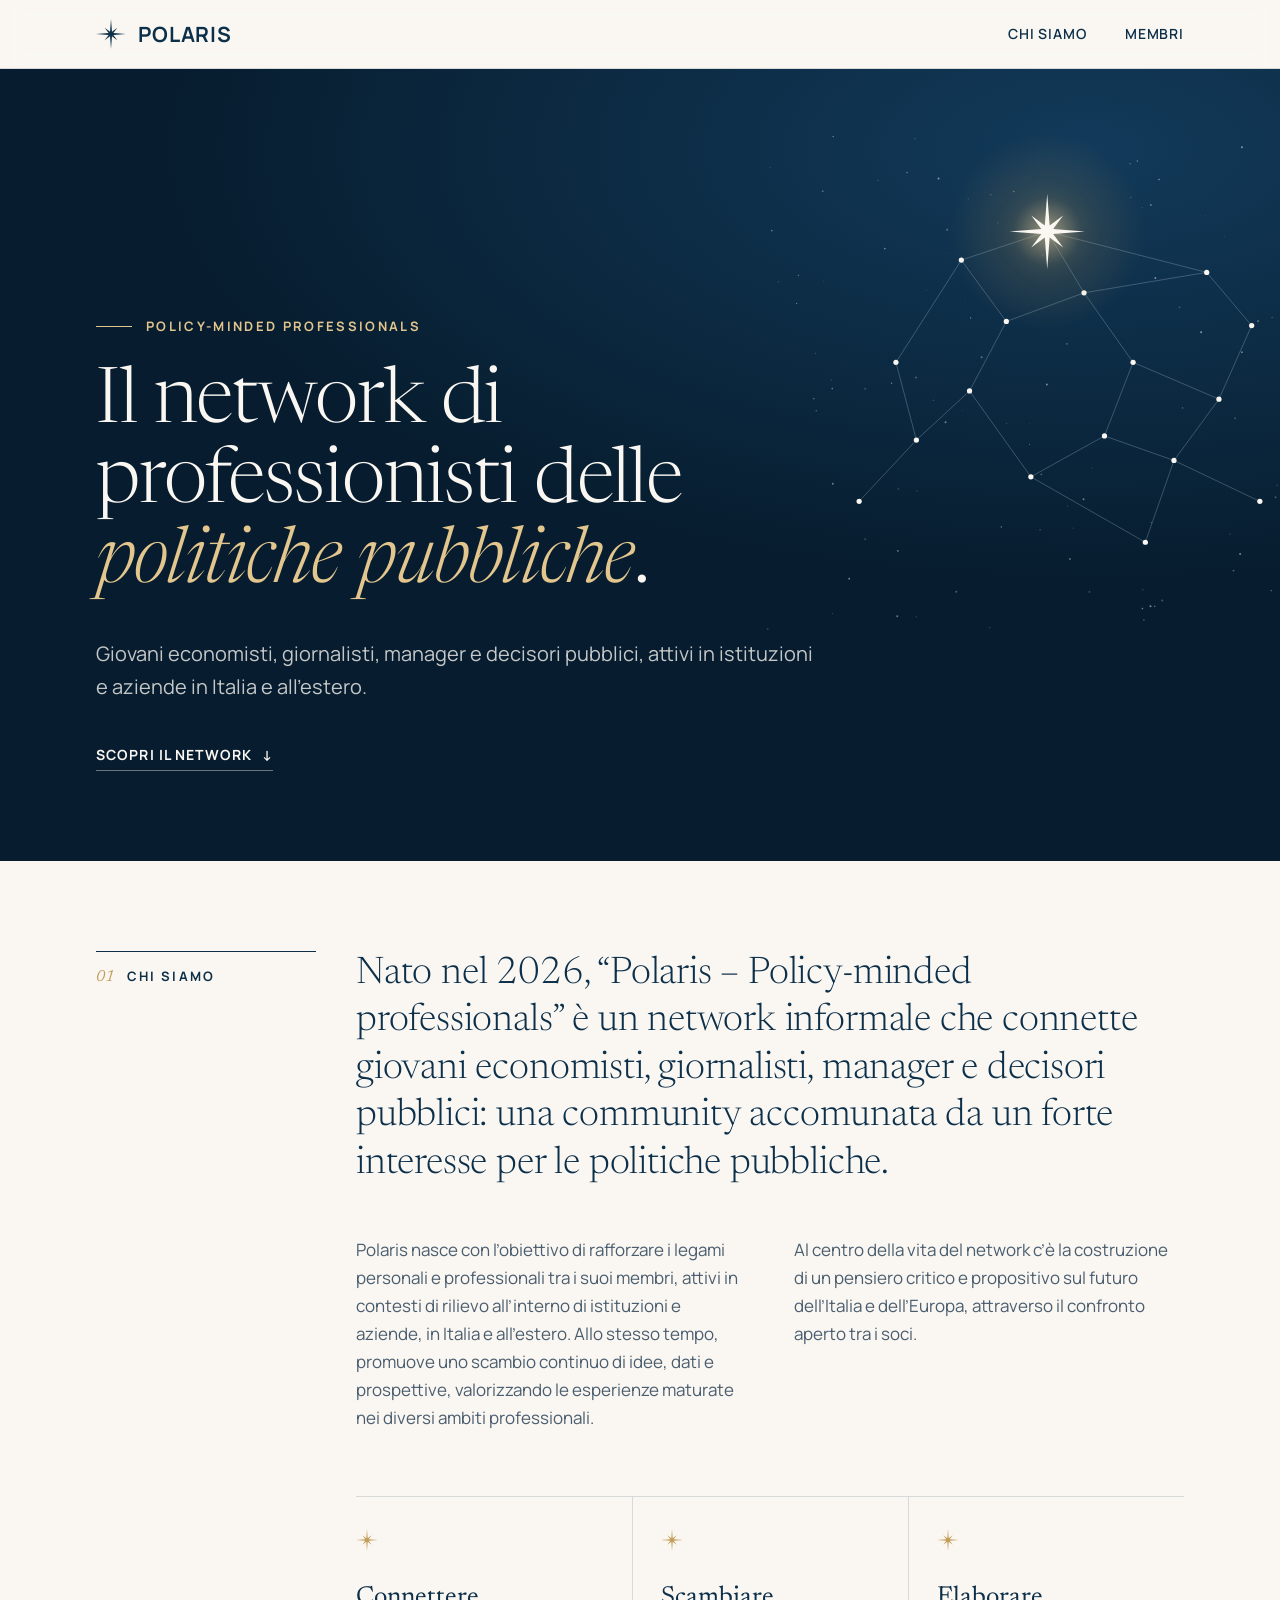
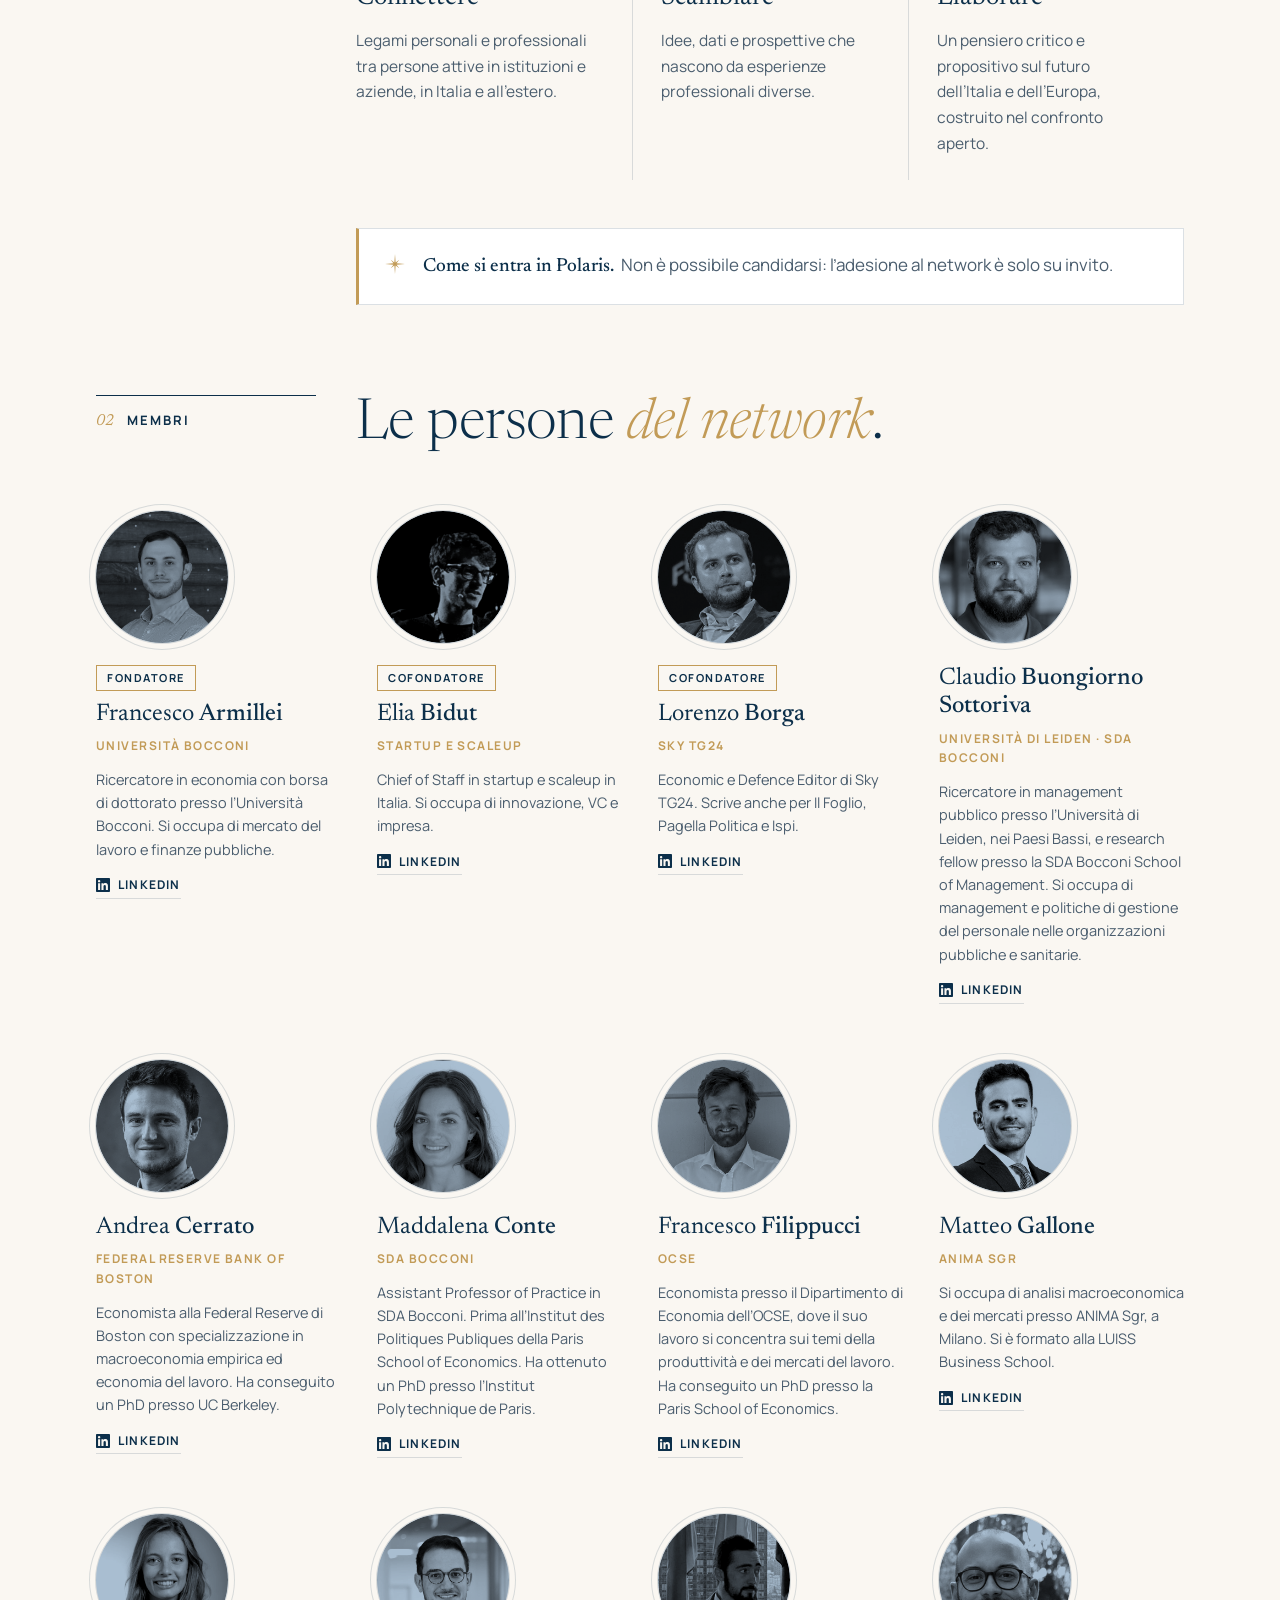
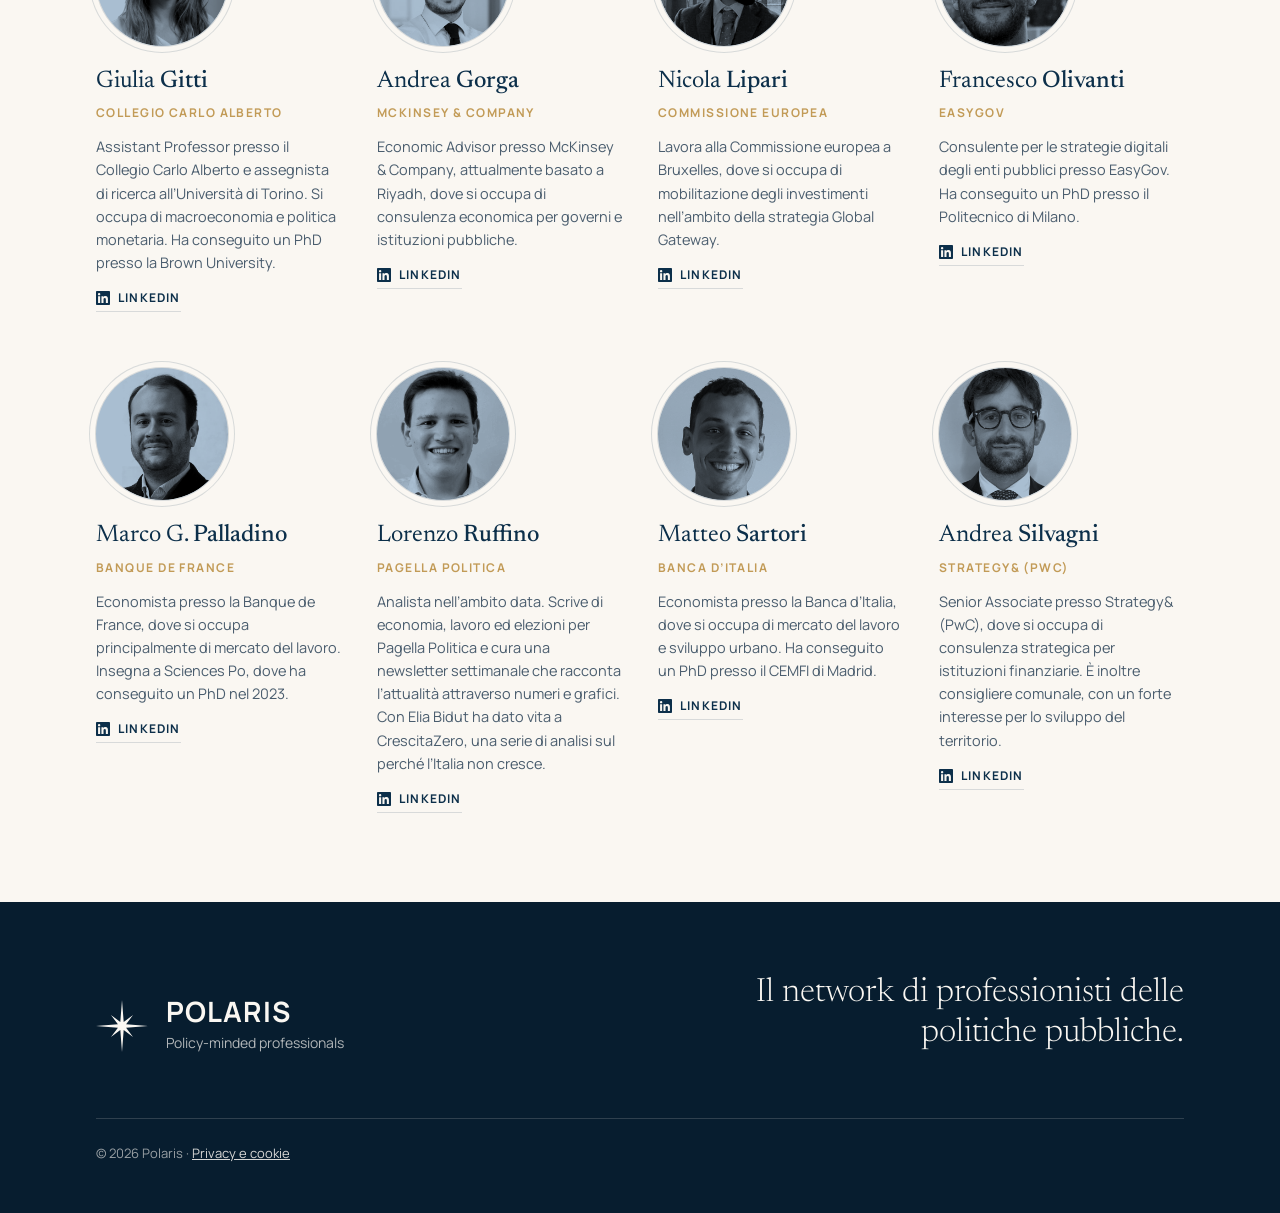
<file: index.html>
<!DOCTYPE html>
<html lang="it">
<head>
  <meta charset="utf-8">
  <meta name="viewport" content="width=device-width, initial-scale=1">
  <title>Polaris – Policy-minded professionals</title>
  <meta name="description" content="Polaris è un network informale di giovani economisti, giornalisti, manager e decisori pubblici accomunati da un forte interesse per le politiche pubbliche.">
  <meta name="theme-color" content="#0C2F4A">
  <link rel="canonical" href="https://www.polarisprofessionals.it/">
  <meta property="og:type" content="website">
  <meta property="og:locale" content="it_IT">
  <meta property="og:title" content="Polaris – Policy-minded professionals">
  <meta property="og:description" content="Un network di giovani professionisti per un pensiero critico e propositivo sul futuro dell’Italia e dell’Europa.">
  <meta property="og:url" content="https://www.polarisprofessionals.it/">
  <meta property="og:image" content="https://www.polarisprofessionals.it/assets/img/logo-polaris.png">
  <link rel="icon" href="favicon.svg" type="image/svg+xml">
  <link rel="stylesheet" href="assets/css/style.css">
</head>
<body>
  <svg width="0" height="0" style="position:absolute" aria-hidden="true">
    <symbol id="stella" viewBox="0 0 100 100"><polygon points="50.00,0.00 53.25,42.15 71.21,28.79 57.85,46.75 100.00,50.00 57.85,53.25 71.21,71.21 53.25,57.85 50.00,100.00 46.75,57.85 28.79,71.21 42.15,53.25 0.00,50.00 42.15,46.75 28.79,28.79 46.75,42.15"/></symbol>
  </svg>

  <a class="salta" href="#chi-siamo">Vai al contenuto</a>

  <header class="testata">
    <div class="contenitore testata-riga">
      <a class="marchio" href="#top" aria-label="Polaris, torna all’inizio">
        <svg class="marchio-stella" aria-hidden="true"><use href="#stella"/></svg>
        <span class="marchio-nome">POLARIS</span>
      </a>
      <nav class="menu" aria-label="Navigazione principale">
        <a href="#chi-siamo">Chi siamo</a>
        <a href="#membri">Membri</a>
      </nav>
    </div>
  </header>

  <main id="top">
    <section class="hero">
      <svg class="cielo" viewBox="0 0 720 640" aria-hidden="true" focusable="false">
        <defs>
          <radialGradient id="alone" cx="50%" cy="50%" r="50%">
            <stop offset="0" stop-color="#E9D3A6" stop-opacity=".55"/>
            <stop offset=".35" stop-color="#C29B57" stop-opacity=".18"/>
            <stop offset="1" stop-color="#C29B57" stop-opacity="0"/>
          </radialGradient>
        </defs>
        <g class="cielo-sfondo" fill="#FAF7F2"><circle cx="85.8" cy="321.6" r="0.6" opacity="0.50"/><circle cx="644.3" cy="397.7" r="1.2" opacity="0.46"/><circle cx="394.4" cy="467.5" r="1.2" opacity="0.45"/><circle cx="422.3" cy="153.6" r="0.6" opacity="0.19"/><circle cx="588.1" cy="287.8" r="1.2" opacity="0.42"/><circle cx="151.4" cy="161.0" r="1.0" opacity="0.47"/><circle cx="719.8" cy="328.7" r="0.6" opacity="0.44"/><circle cx="64.6" cy="344.4" r="1.0" opacity="0.33"/><circle cx="631.1" cy="450.5" r="1.0" opacity="0.16"/><circle cx="511.8" cy="232.7" r="1.2" opacity="0.19"/><circle cx="641.5" cy="354.8" r="0.6" opacity="0.32"/><circle cx="577.8" cy="554.7" r="1.2" opacity="0.31"/><circle cx="377.7" cy="540.5" r="1.2" opacity="0.36"/><circle cx="579.7" cy="368.3" r="0.8" opacity="0.48"/><circle cx="693.2" cy="334.9" r="0.6" opacity="0.44"/><circle cx="309.2" cy="91.1" r="0.8" opacity="0.49"/><circle cx="87.8" cy="448.5" r="1.2" opacity="0.44"/><circle cx="690.9" cy="626.5" r="1.0" opacity="0.37"/><circle cx="482.2" cy="196.9" r="1.2" opacity="0.47"/><circle cx="289.4" cy="129.6" r="1.0" opacity="0.15"/><circle cx="107.9" cy="564.5" r="1.2" opacity="0.47"/><circle cx="667.4" cy="230.4" r="0.8" opacity="0.25"/><circle cx="349.6" cy="327.2" r="1.2" opacity="0.47"/><circle cx="401.6" cy="580.7" r="1.0" opacity="0.28"/><circle cx="660.1" cy="63.0" r="1.0" opacity="0.33"/><circle cx="695.0" cy="619.1" r="1.2" opacity="0.53"/><circle cx="467.0" cy="578.1" r="1.0" opacity="0.19"/><circle cx="538.2" cy="263.2" r="1.2" opacity="0.52"/><circle cx="66.4" cy="288.8" r="0.6" opacity="0.39"/><circle cx="143.1" cy="77.3" r="0.6" opacity="0.45"/><circle cx="688.6" cy="427.8" r="1.0" opacity="0.21"/><circle cx="225.7" cy="373.2" r="1.2" opacity="0.43"/><circle cx="675.0" cy="349.3" r="1.2" opacity="0.39"/><circle cx="690.0" cy="560.6" r="1.0" opacity="0.18"/><circle cx="481.4" cy="598.4" r="1.0" opacity="0.35"/><circle cx="281.1" cy="95.1" r="0.8" opacity="0.30"/><circle cx="690.4" cy="249.2" r="0.6" opacity="0.17"/><circle cx="249.9" cy="226.2" r="0.6" opacity="0.16"/><circle cx="342.7" cy="437.0" r="1.2" opacity="0.28"/><circle cx="87.4" cy="607.2" r="0.8" opacity="0.21"/><circle cx="374.1" cy="277.5" r="1.0" opacity="0.33"/><circle cx="168.0" cy="455.0" r="1.2" opacity="0.16"/><circle cx="466.0" cy="111.0" r="0.6" opacity="0.33"/><circle cx="543.4" cy="120.7" r="0.6" opacity="0.20"/><circle cx="381.6" cy="502.7" r="0.8" opacity="0.21"/><circle cx="607.9" cy="249.6" r="1.2" opacity="0.36"/><circle cx="625.0" cy="245.2" r="0.8" opacity="0.29"/><circle cx="189.7" cy="318.5" r="1.2" opacity="0.27"/><circle cx="127.4" cy="332.4" r="1.2" opacity="0.20"/><circle cx="573.6" cy="509.9" r="0.6" opacity="0.49"/><circle cx="166.6" cy="610.4" r="1.2" opacity="0.41"/><circle cx="293.8" cy="501.3" r="0.8" opacity="0.53"/><circle cx="253.4" cy="100.3" r="0.8" opacity="0.19"/><circle cx="515.5" cy="355.7" r="0.8" opacity="0.38"/><circle cx="405.2" cy="429.0" r="0.8" opacity="0.19"/><circle cx="189.9" cy="611.1" r="0.8" opacity="0.19"/><circle cx="43.5" cy="228.0" r="0.8" opacity="0.41"/><circle cx="76.6" cy="200.7" r="0.6" opacity="0.27"/><circle cx="226.5" cy="166.9" r="0.6" opacity="0.16"/><circle cx="623.9" cy="579.1" r="1.0" opacity="0.32"/><circle cx="11.1" cy="61.7" r="0.6" opacity="0.27"/><circle cx="67.6" cy="359.2" r="1.0" opacity="0.28"/><circle cx="328.4" cy="400.5" r="0.6" opacity="0.52"/><circle cx="227.6" cy="138.0" r="1.2" opacity="0.32"/><circle cx="486.7" cy="76.4" r="1.0" opacity="0.49"/><circle cx="490.6" cy="591.2" r="1.2" opacity="0.27"/><circle cx="588.1" cy="36.9" r="1.2" opacity="0.50"/><circle cx="202.6" cy="211.6" r="0.6" opacity="0.27"/><circle cx="300.0" cy="374.8" r="0.6" opacity="0.37"/><circle cx="246.6" cy="359.0" r="0.6" opacity="0.21"/><circle cx="88.3" cy="23.9" r="1.0" opacity="0.39"/><circle cx="700.8" cy="193.4" r="1.2" opacity="0.38"/><circle cx="256.3" cy="245.8" r="0.8" opacity="0.46"/><circle cx="477.1" cy="495.9" r="0.8" opacity="0.37"/><circle cx="476.3" cy="598.2" r="1.2" opacity="0.51"/><circle cx="566.4" cy="146.1" r="0.6" opacity="0.26"/><circle cx="344.8" cy="168.8" r="1.0" opacity="0.21"/><circle cx="451.3" cy="57.2" r="0.8" opacity="0.37"/><circle cx="468.2" cy="615.2" r="1.0" opacity="0.29"/><circle cx="374.7" cy="475.6" r="0.6" opacity="0.41"/><circle cx="8.2" cy="626.0" r="1.2" opacity="0.17"/><circle cx="159.7" cy="325.5" r="0.8" opacity="0.52"/><circle cx="652.4" cy="255.4" r="1.0" opacity="0.53"/><circle cx="167.4" cy="530.6" r="1.0" opacity="0.49"/><circle cx="269.8" cy="293.9" r="1.2" opacity="0.37"/><circle cx="341.3" cy="504.7" r="1.0" opacity="0.23"/><circle cx="452.2" cy="98.4" r="0.6" opacity="0.53"/><circle cx="585.9" cy="534.4" r="1.2" opacity="0.47"/><circle cx="460.2" cy="53.9" r="1.0" opacity="0.37"/><circle cx="190.8" cy="457.4" r="0.6" opacity="0.55"/><circle cx="13.2" cy="139.0" r="1.0" opacity="0.38"/><circle cx="688.0" cy="243.6" r="0.8" opacity="0.54"/><circle cx="75.5" cy="90.8" r="1.2" opacity="0.28"/><circle cx="188.2" cy="26.6" r="0.8" opacity="0.21"/><circle cx="210.9" cy="346.3" r="1.0" opacity="0.20"/><circle cx="279.8" cy="624.7" r="0.6" opacity="0.49"/><circle cx="466.4" cy="601.1" r="1.0" opacity="0.47"/><circle cx="649.5" cy="626.6" r="0.8" opacity="0.44"/><circle cx="21.2" cy="201.4" r="0.8" opacity="0.22"/><circle cx="638.8" cy="329.6" r="0.6" opacity="0.49"/><circle cx="45.8" cy="193.7" r="0.8" opacity="0.39"/><circle cx="178.7" cy="68.0" r="1.0" opacity="0.34"/><circle cx="629.3" cy="465.0" r="1.2" opacity="0.26"/><circle cx="217.1" cy="75.2" r="1.2" opacity="0.51"/><circle cx="87.1" cy="332.1" r="1.0" opacity="0.42"/><circle cx="328.3" cy="374.6" r="0.6" opacity="0.18"/><circle cx="702.3" cy="517.4" r="1.0" opacity="0.26"/><circle cx="476.7" cy="107.7" r="1.2" opacity="0.35"/><circle cx="238.8" cy="580.5" r="1.2" opacity="0.31"/><circle cx="127.3" cy="516.1" r="0.8" opacity="0.50"/></g>
        <g class="cielo-linee" stroke="#A9BED1" stroke-width="1" opacity=".38"><line x1="120" y1="470" x2="190" y2="395"/><line x1="190" y1="395" x2="165" y2="300"/><line x1="190" y1="395" x2="255" y2="335"/><line x1="255" y1="335" x2="300" y2="250"/><line x1="165" y1="300" x2="245" y2="175"/><line x1="300" y1="250" x2="245" y2="175"/><line x1="245" y1="175" x2="350" y2="140"/><line x1="350" y1="140" x2="395" y2="215"/><line x1="300" y1="250" x2="395" y2="215"/><line x1="395" y1="215" x2="455" y2="300"/><line x1="455" y1="300" x2="420" y2="390"/><line x1="420" y1="390" x2="330" y2="440"/><line x1="255" y1="335" x2="330" y2="440"/><line x1="420" y1="390" x2="505" y2="420"/><line x1="505" y1="420" x2="560" y2="345"/><line x1="455" y1="300" x2="560" y2="345"/><line x1="560" y1="345" x2="600" y2="255"/><line x1="600" y1="255" x2="545" y2="190"/><line x1="395" y1="215" x2="545" y2="190"/><line x1="505" y1="420" x2="610" y2="470"/><line x1="505" y1="420" x2="470" y2="520"/><line x1="330" y1="440" x2="470" y2="520"/><line x1="545" y1="190" x2="350" y2="140"/></g>
        <g class="cielo-nodi" fill="#FAF7F2"><circle cx="120" cy="470" r="3.2"/><circle cx="190" cy="395" r="3.2"/><circle cx="165" cy="300" r="3.2"/><circle cx="255" cy="335" r="3.2"/><circle cx="300" cy="250" r="3.2"/><circle cx="245" cy="175" r="3.2"/><circle cx="350" cy="140" r="3.2"/><circle cx="395" cy="215" r="3.2"/><circle cx="455" cy="300" r="3.2"/><circle cx="420" cy="390" r="3.2"/><circle cx="505" cy="420" r="3.2"/><circle cx="560" cy="345" r="3.2"/><circle cx="600" cy="255" r="3.2"/><circle cx="545" cy="190" r="3.2"/><circle cx="610" cy="470" r="3.2"/><circle cx="330" cy="440" r="3.2"/><circle cx="470" cy="520" r="3.2"/></g>
        <circle cx="350" cy="140" r="120" fill="url(#alone)"/>
        <use href="#stella" x="304" y="94" width="92" height="92" class="cielo-polare"/>
      </svg>
      <div class="contenitore hero-testo">
        <p class="occhiello">Policy-minded professionals</p>
        <h1>Il network di professionisti delle <em>politiche pubbliche</em>.</h1>
        <p class="hero-sotto">Giovani economisti, giornalisti, manager e decisori pubblici, attivi in istituzioni e aziende in Italia e all’estero.</p>
        <a class="freccia" href="#chi-siamo">Scopri il network <span aria-hidden="true">↓</span></a>
      </div>
    </section>

    <section id="chi-siamo" class="sezione">
      <div class="contenitore griglia-sezione">
        <p class="etichetta"><span>01</span> Chi siamo</p>
        <div>
          <p class="lead">Nato nel 2026, “Polaris – Policy-minded professionals” è un network informale che connette giovani economisti, giornalisti, manager e decisori pubblici: una community accomunata da un forte interesse per le politiche pubbliche.</p>
          <div class="colonne">
            <p>Polaris nasce con l’obiettivo di rafforzare i legami personali e professionali tra i suoi membri, attivi in contesti di rilievo all’interno di istituzioni e aziende, in Italia e all’estero. Allo stesso tempo, promuove uno scambio continuo di idee, dati e prospettive, valorizzando le esperienze maturate nei diversi ambiti professionali.</p>
            <p>Al centro della vita del network c’è la costruzione di un pensiero critico e propositivo sul futuro dell’Italia e dell’Europa, attraverso il confronto aperto tra i soci.</p>
          </div>

          <ul class="pilastri">
            <li>
              <svg aria-hidden="true"><use href="#stella"/></svg>
              <h3>Connettere</h3>
              <p>Legami personali e professionali tra persone attive in istituzioni e aziende, in Italia e all’estero.</p>
            </li>
            <li>
              <svg aria-hidden="true"><use href="#stella"/></svg>
              <h3>Scambiare</h3>
              <p>Idee, dati e prospettive che nascono da esperienze professionali diverse.</p>
            </li>
            <li>
              <svg aria-hidden="true"><use href="#stella"/></svg>
              <h3>Elaborare</h3>
              <p>Un pensiero critico e propositivo sul futuro dell’Italia e dell’Europa, costruito nel confronto aperto.</p>
            </li>
          </ul>

          <aside class="invito">
            <svg aria-hidden="true"><use href="#stella"/></svg>
            <p><strong>Come si entra in Polaris.</strong> Non è possibile candidarsi: l’adesione al network è solo su invito.</p>
          </aside>
        </div>
      </div>
    </section>

    <section id="membri" class="sezione">
      <div class="contenitore">
        <div class="griglia-sezione">
          <p class="etichetta"><span>02</span> Membri</p>
          <h2 class="titolo-sezione">Le persone <em>del network</em>.</h2>
        </div>
        <ul class="membri">
        <li class="membro">
          <div class="ritratto" aria-hidden="true">
            <span class="iniziali">FA</span>
            <img src="assets/membri/armillei-francesco.jpg" alt="" loading="lazy" onerror="this.remove()">
          </div>
          <p class="membro-ruolo">Fondatore</p>
          <h3 class="membro-nome">Francesco <span>Armillei</span></h3>
          <p class="membro-aff">Università Bocconi</p>
          <p class="membro-bio">Ricercatore in economia con borsa di dottorato presso l’Università Bocconi. Si occupa di mercato del lavoro e finanze pubbliche.</p>
          <a class="membro-link" href="https://www.linkedin.com/in/francescoarmillei/" target="_blank" rel="noopener" aria-label="Profilo LinkedIn di Francesco Armillei"><svg viewBox="0 0 24 24" aria-hidden="true"><path d="M20.45 20.45h-3.56v-5.57c0-1.33-.02-3.04-1.85-3.04-1.86 0-2.14 1.45-2.14 2.94v5.67H9.34V9h3.42v1.56h.05c.48-.9 1.64-1.85 3.37-1.85 3.6 0 4.27 2.37 4.27 5.46v6.28ZM5.34 7.43a2.06 2.06 0 1 1 0-4.13 2.06 2.06 0 0 1 0 4.13ZM7.12 20.45H3.56V9h3.56v11.45ZM22.22 0H1.77C.79 0 0 .77 0 1.73v20.54C0 23.23.79 24 1.77 24h20.45c.98 0 1.78-.77 1.78-1.73V1.73C24 .77 23.2 0 22.22 0Z"/></svg>LinkedIn</a>
        </li>
        <li class="membro">
          <div class="ritratto" aria-hidden="true">
            <span class="iniziali">EB</span>
            <img src="assets/membri/bidut-elia.jpg" alt="" loading="lazy" onerror="this.remove()">
          </div>
          <p class="membro-ruolo">Cofondatore</p>
          <h3 class="membro-nome">Elia <span>Bidut</span></h3>
          <p class="membro-aff">Startup e scaleup</p>
          <p class="membro-bio">Chief of Staff in startup e scaleup in Italia. Si occupa di innovazione, VC e impresa.</p>
          <a class="membro-link" href="https://www.linkedin.com/in/elia-bidut/" target="_blank" rel="noopener" aria-label="Profilo LinkedIn di Elia Bidut"><svg viewBox="0 0 24 24" aria-hidden="true"><path d="M20.45 20.45h-3.56v-5.57c0-1.33-.02-3.04-1.85-3.04-1.86 0-2.14 1.45-2.14 2.94v5.67H9.34V9h3.42v1.56h.05c.48-.9 1.64-1.85 3.37-1.85 3.6 0 4.27 2.37 4.27 5.46v6.28ZM5.34 7.43a2.06 2.06 0 1 1 0-4.13 2.06 2.06 0 0 1 0 4.13ZM7.12 20.45H3.56V9h3.56v11.45ZM22.22 0H1.77C.79 0 0 .77 0 1.73v20.54C0 23.23.79 24 1.77 24h20.45c.98 0 1.78-.77 1.78-1.73V1.73C24 .77 23.2 0 22.22 0Z"/></svg>LinkedIn</a>
        </li>
        <li class="membro">
          <div class="ritratto" aria-hidden="true">
            <span class="iniziali">LB</span>
            <img src="assets/membri/borga-lorenzo.jpg" alt="" loading="lazy" onerror="this.remove()">
          </div>
          <p class="membro-ruolo">Cofondatore</p>
          <h3 class="membro-nome">Lorenzo <span>Borga</span></h3>
          <p class="membro-aff">Sky TG24</p>
          <p class="membro-bio">Economic e Defence Editor di Sky TG24. Scrive anche per Il Foglio, Pagella Politica e Ispi.</p>
          <a class="membro-link" href="https://www.linkedin.com/in/lorenzoborga/" target="_blank" rel="noopener" aria-label="Profilo LinkedIn di Lorenzo Borga"><svg viewBox="0 0 24 24" aria-hidden="true"><path d="M20.45 20.45h-3.56v-5.57c0-1.33-.02-3.04-1.85-3.04-1.86 0-2.14 1.45-2.14 2.94v5.67H9.34V9h3.42v1.56h.05c.48-.9 1.64-1.85 3.37-1.85 3.6 0 4.27 2.37 4.27 5.46v6.28ZM5.34 7.43a2.06 2.06 0 1 1 0-4.13 2.06 2.06 0 0 1 0 4.13ZM7.12 20.45H3.56V9h3.56v11.45ZM22.22 0H1.77C.79 0 0 .77 0 1.73v20.54C0 23.23.79 24 1.77 24h20.45c.98 0 1.78-.77 1.78-1.73V1.73C24 .77 23.2 0 22.22 0Z"/></svg>LinkedIn</a>
        </li>
        <li class="membro">
          <div class="ritratto" aria-hidden="true">
            <span class="iniziali">CB</span>
            <img src="assets/membri/buongiorno-sottoriva-claudio.jpg" alt="" loading="lazy" onerror="this.remove()">
          </div>
          <h3 class="membro-nome">Claudio <span>Buongiorno Sottoriva</span></h3>
          <p class="membro-aff">Università di Leiden · SDA Bocconi</p>
          <p class="membro-bio">Ricercatore in management pubblico presso l’Università di Leiden, nei Paesi Bassi, e research fellow presso la SDA Bocconi School of Management. Si occupa di management e politiche di gestione del personale nelle organizzazioni pubbliche e sanitarie.</p>
          <a class="membro-link" href="https://www.linkedin.com/in/claudiobuongiornosottoriva/" target="_blank" rel="noopener" aria-label="Profilo LinkedIn di Claudio Buongiorno Sottoriva"><svg viewBox="0 0 24 24" aria-hidden="true"><path d="M20.45 20.45h-3.56v-5.57c0-1.33-.02-3.04-1.85-3.04-1.86 0-2.14 1.45-2.14 2.94v5.67H9.34V9h3.42v1.56h.05c.48-.9 1.64-1.85 3.37-1.85 3.6 0 4.27 2.37 4.27 5.46v6.28ZM5.34 7.43a2.06 2.06 0 1 1 0-4.13 2.06 2.06 0 0 1 0 4.13ZM7.12 20.45H3.56V9h3.56v11.45ZM22.22 0H1.77C.79 0 0 .77 0 1.73v20.54C0 23.23.79 24 1.77 24h20.45c.98 0 1.78-.77 1.78-1.73V1.73C24 .77 23.2 0 22.22 0Z"/></svg>LinkedIn</a>
        </li>
        <li class="membro">
          <div class="ritratto" aria-hidden="true">
            <span class="iniziali">AC</span>
            <img src="assets/membri/cerrato-andrea.jpg" alt="" loading="lazy" onerror="this.remove()">
          </div>
          <h3 class="membro-nome">Andrea <span>Cerrato</span></h3>
          <p class="membro-aff">Federal Reserve Bank of Boston</p>
          <p class="membro-bio">Economista alla Federal Reserve di Boston con specializzazione in macroeconomia empirica ed economia del lavoro. Ha conseguito un PhD presso UC Berkeley.</p>
          <a class="membro-link" href="https://www.linkedin.com/in/andrea-cerrato-286b0586/" target="_blank" rel="noopener" aria-label="Profilo LinkedIn di Andrea Cerrato"><svg viewBox="0 0 24 24" aria-hidden="true"><path d="M20.45 20.45h-3.56v-5.57c0-1.33-.02-3.04-1.85-3.04-1.86 0-2.14 1.45-2.14 2.94v5.67H9.34V9h3.42v1.56h.05c.48-.9 1.64-1.85 3.37-1.85 3.6 0 4.27 2.37 4.27 5.46v6.28ZM5.34 7.43a2.06 2.06 0 1 1 0-4.13 2.06 2.06 0 0 1 0 4.13ZM7.12 20.45H3.56V9h3.56v11.45ZM22.22 0H1.77C.79 0 0 .77 0 1.73v20.54C0 23.23.79 24 1.77 24h20.45c.98 0 1.78-.77 1.78-1.73V1.73C24 .77 23.2 0 22.22 0Z"/></svg>LinkedIn</a>
        </li>
        <li class="membro">
          <div class="ritratto" aria-hidden="true">
            <span class="iniziali">MC</span>
            <img src="assets/membri/conte-maddalena.jpg" alt="" loading="lazy" onerror="this.remove()">
          </div>
          <h3 class="membro-nome">Maddalena <span>Conte</span></h3>
          <p class="membro-aff">SDA Bocconi</p>
          <p class="membro-bio">Assistant Professor of Practice in SDA Bocconi. Prima all’Institut des Politiques Publiques della Paris School of Economics. Ha ottenuto un PhD presso l’Institut Polytechnique de Paris.</p>
          <a class="membro-link" href="https://www.linkedin.com/in/maddaconte/" target="_blank" rel="noopener" aria-label="Profilo LinkedIn di Maddalena Conte"><svg viewBox="0 0 24 24" aria-hidden="true"><path d="M20.45 20.45h-3.56v-5.57c0-1.33-.02-3.04-1.85-3.04-1.86 0-2.14 1.45-2.14 2.94v5.67H9.34V9h3.42v1.56h.05c.48-.9 1.64-1.85 3.37-1.85 3.6 0 4.27 2.37 4.27 5.46v6.28ZM5.34 7.43a2.06 2.06 0 1 1 0-4.13 2.06 2.06 0 0 1 0 4.13ZM7.12 20.45H3.56V9h3.56v11.45ZM22.22 0H1.77C.79 0 0 .77 0 1.73v20.54C0 23.23.79 24 1.77 24h20.45c.98 0 1.78-.77 1.78-1.73V1.73C24 .77 23.2 0 22.22 0Z"/></svg>LinkedIn</a>
        </li>
        <li class="membro">
          <div class="ritratto" aria-hidden="true">
            <span class="iniziali">FF</span>
            <img src="assets/membri/filippucci-francesco.jpg" alt="" loading="lazy" onerror="this.remove()">
          </div>
          <h3 class="membro-nome">Francesco <span>Filippucci</span></h3>
          <p class="membro-aff">OCSE</p>
          <p class="membro-bio">Economista presso il Dipartimento di Economia dell’OCSE, dove il suo lavoro si concentra sui temi della produttività e dei mercati del lavoro. Ha conseguito un PhD presso la Paris School of Economics.</p>
          <a class="membro-link" href="https://www.linkedin.com/in/francesco-filippucci-a19a54108/" target="_blank" rel="noopener" aria-label="Profilo LinkedIn di Francesco Filippucci"><svg viewBox="0 0 24 24" aria-hidden="true"><path d="M20.45 20.45h-3.56v-5.57c0-1.33-.02-3.04-1.85-3.04-1.86 0-2.14 1.45-2.14 2.94v5.67H9.34V9h3.42v1.56h.05c.48-.9 1.64-1.85 3.37-1.85 3.6 0 4.27 2.37 4.27 5.46v6.28ZM5.34 7.43a2.06 2.06 0 1 1 0-4.13 2.06 2.06 0 0 1 0 4.13ZM7.12 20.45H3.56V9h3.56v11.45ZM22.22 0H1.77C.79 0 0 .77 0 1.73v20.54C0 23.23.79 24 1.77 24h20.45c.98 0 1.78-.77 1.78-1.73V1.73C24 .77 23.2 0 22.22 0Z"/></svg>LinkedIn</a>
        </li>
        <li class="membro">
          <div class="ritratto" aria-hidden="true">
            <span class="iniziali">MG</span>
            <img src="assets/membri/gallone-matteo.jpg" alt="" loading="lazy" onerror="this.remove()">
          </div>
          <h3 class="membro-nome">Matteo <span>Gallone</span></h3>
          <p class="membro-aff">ANIMA Sgr</p>
          <p class="membro-bio">Si occupa di analisi macroeconomica e dei mercati presso ANIMA Sgr, a Milano. Si è formato alla LUISS Business School.</p>
          <a class="membro-link" href="https://www.linkedin.com/in/matteogallone/" target="_blank" rel="noopener" aria-label="Profilo LinkedIn di Matteo Gallone"><svg viewBox="0 0 24 24" aria-hidden="true"><path d="M20.45 20.45h-3.56v-5.57c0-1.33-.02-3.04-1.85-3.04-1.86 0-2.14 1.45-2.14 2.94v5.67H9.34V9h3.42v1.56h.05c.48-.9 1.64-1.85 3.37-1.85 3.6 0 4.27 2.37 4.27 5.46v6.28ZM5.34 7.43a2.06 2.06 0 1 1 0-4.13 2.06 2.06 0 0 1 0 4.13ZM7.12 20.45H3.56V9h3.56v11.45ZM22.22 0H1.77C.79 0 0 .77 0 1.73v20.54C0 23.23.79 24 1.77 24h20.45c.98 0 1.78-.77 1.78-1.73V1.73C24 .77 23.2 0 22.22 0Z"/></svg>LinkedIn</a>
        </li>
        <li class="membro">
          <div class="ritratto" aria-hidden="true">
            <span class="iniziali">GG</span>
            <img src="assets/membri/gitti-giulia.jpg" alt="" loading="lazy" onerror="this.remove()">
          </div>
          <h3 class="membro-nome">Giulia <span>Gitti</span></h3>
          <p class="membro-aff">Collegio Carlo Alberto</p>
          <p class="membro-bio">Assistant Professor presso il Collegio Carlo Alberto e assegnista di ricerca all’Università di Torino. Si occupa di macroeconomia e politica monetaria. Ha conseguito un PhD presso la Brown University.</p>
          <a class="membro-link" href="https://www.linkedin.com/in/giulia-gitti-000944261/" target="_blank" rel="noopener" aria-label="Profilo LinkedIn di Giulia Gitti"><svg viewBox="0 0 24 24" aria-hidden="true"><path d="M20.45 20.45h-3.56v-5.57c0-1.33-.02-3.04-1.85-3.04-1.86 0-2.14 1.45-2.14 2.94v5.67H9.34V9h3.42v1.56h.05c.48-.9 1.64-1.85 3.37-1.85 3.6 0 4.27 2.37 4.27 5.46v6.28ZM5.34 7.43a2.06 2.06 0 1 1 0-4.13 2.06 2.06 0 0 1 0 4.13ZM7.12 20.45H3.56V9h3.56v11.45ZM22.22 0H1.77C.79 0 0 .77 0 1.73v20.54C0 23.23.79 24 1.77 24h20.45c.98 0 1.78-.77 1.78-1.73V1.73C24 .77 23.2 0 22.22 0Z"/></svg>LinkedIn</a>
        </li>
        <li class="membro">
          <div class="ritratto" aria-hidden="true">
            <span class="iniziali">AG</span>
            <img src="assets/membri/gorga-andrea.jpg" alt="" loading="lazy" onerror="this.remove()">
          </div>
          <h3 class="membro-nome">Andrea <span>Gorga</span></h3>
          <p class="membro-aff">McKinsey &amp; Company</p>
          <p class="membro-bio">Economic Advisor presso McKinsey &amp; Company, attualmente basato a Riyadh, dove si occupa di consulenza economica per governi e istituzioni pubbliche.</p>
          <a class="membro-link" href="https://www.linkedin.com/in/andrea-gorga/" target="_blank" rel="noopener" aria-label="Profilo LinkedIn di Andrea Gorga"><svg viewBox="0 0 24 24" aria-hidden="true"><path d="M20.45 20.45h-3.56v-5.57c0-1.33-.02-3.04-1.85-3.04-1.86 0-2.14 1.45-2.14 2.94v5.67H9.34V9h3.42v1.56h.05c.48-.9 1.64-1.85 3.37-1.85 3.6 0 4.27 2.37 4.27 5.46v6.28ZM5.34 7.43a2.06 2.06 0 1 1 0-4.13 2.06 2.06 0 0 1 0 4.13ZM7.12 20.45H3.56V9h3.56v11.45ZM22.22 0H1.77C.79 0 0 .77 0 1.73v20.54C0 23.23.79 24 1.77 24h20.45c.98 0 1.78-.77 1.78-1.73V1.73C24 .77 23.2 0 22.22 0Z"/></svg>LinkedIn</a>
        </li>
        <li class="membro">
          <div class="ritratto" aria-hidden="true">
            <span class="iniziali">NL</span>
            <img src="assets/membri/lipari-nicola.jpg" alt="" loading="lazy" onerror="this.remove()">
          </div>
          <h3 class="membro-nome">Nicola <span>Lipari</span></h3>
          <p class="membro-aff">Commissione europea</p>
          <p class="membro-bio">Lavora alla Commissione europea a Bruxelles, dove si occupa di mobilitazione degli investimenti nell’ambito della strategia Global Gateway.</p>
          <a class="membro-link" href="https://www.linkedin.com/in/nicola-lipari/" target="_blank" rel="noopener" aria-label="Profilo LinkedIn di Nicola Lipari"><svg viewBox="0 0 24 24" aria-hidden="true"><path d="M20.45 20.45h-3.56v-5.57c0-1.33-.02-3.04-1.85-3.04-1.86 0-2.14 1.45-2.14 2.94v5.67H9.34V9h3.42v1.56h.05c.48-.9 1.64-1.85 3.37-1.85 3.6 0 4.27 2.37 4.27 5.46v6.28ZM5.34 7.43a2.06 2.06 0 1 1 0-4.13 2.06 2.06 0 0 1 0 4.13ZM7.12 20.45H3.56V9h3.56v11.45ZM22.22 0H1.77C.79 0 0 .77 0 1.73v20.54C0 23.23.79 24 1.77 24h20.45c.98 0 1.78-.77 1.78-1.73V1.73C24 .77 23.2 0 22.22 0Z"/></svg>LinkedIn</a>
        </li>
        <li class="membro">
          <div class="ritratto" aria-hidden="true">
            <span class="iniziali">FO</span>
            <img src="assets/membri/olivanti-francesco.jpg" alt="" loading="lazy" onerror="this.remove()">
          </div>
          <h3 class="membro-nome">Francesco <span>Olivanti</span></h3>
          <p class="membro-aff">EasyGov</p>
          <p class="membro-bio">Consulente per le strategie digitali degli enti pubblici presso EasyGov. Ha conseguito un PhD presso il Politecnico di Milano.</p>
          <a class="membro-link" href="https://www.linkedin.com/in/francesco-olivanti/" target="_blank" rel="noopener" aria-label="Profilo LinkedIn di Francesco Olivanti"><svg viewBox="0 0 24 24" aria-hidden="true"><path d="M20.45 20.45h-3.56v-5.57c0-1.33-.02-3.04-1.85-3.04-1.86 0-2.14 1.45-2.14 2.94v5.67H9.34V9h3.42v1.56h.05c.48-.9 1.64-1.85 3.37-1.85 3.6 0 4.27 2.37 4.27 5.46v6.28ZM5.34 7.43a2.06 2.06 0 1 1 0-4.13 2.06 2.06 0 0 1 0 4.13ZM7.12 20.45H3.56V9h3.56v11.45ZM22.22 0H1.77C.79 0 0 .77 0 1.73v20.54C0 23.23.79 24 1.77 24h20.45c.98 0 1.78-.77 1.78-1.73V1.73C24 .77 23.2 0 22.22 0Z"/></svg>LinkedIn</a>
        </li>
        <li class="membro">
          <div class="ritratto" aria-hidden="true">
            <span class="iniziali">MP</span>
            <img src="assets/membri/palladino-marco-g.jpg" alt="" loading="lazy" onerror="this.remove()">
          </div>
          <h3 class="membro-nome">Marco G. <span>Palladino</span></h3>
          <p class="membro-aff">Banque de France</p>
          <p class="membro-bio">Economista presso la Banque de France, dove si occupa principalmente di mercato del lavoro. Insegna a Sciences Po, dove ha conseguito un PhD nel 2023.</p>
          <a class="membro-link" href="https://www.linkedin.com/in/marco-g-palladino-687a80ab/" target="_blank" rel="noopener" aria-label="Profilo LinkedIn di Marco G. Palladino"><svg viewBox="0 0 24 24" aria-hidden="true"><path d="M20.45 20.45h-3.56v-5.57c0-1.33-.02-3.04-1.85-3.04-1.86 0-2.14 1.45-2.14 2.94v5.67H9.34V9h3.42v1.56h.05c.48-.9 1.64-1.85 3.37-1.85 3.6 0 4.27 2.37 4.27 5.46v6.28ZM5.34 7.43a2.06 2.06 0 1 1 0-4.13 2.06 2.06 0 0 1 0 4.13ZM7.12 20.45H3.56V9h3.56v11.45ZM22.22 0H1.77C.79 0 0 .77 0 1.73v20.54C0 23.23.79 24 1.77 24h20.45c.98 0 1.78-.77 1.78-1.73V1.73C24 .77 23.2 0 22.22 0Z"/></svg>LinkedIn</a>
        </li>
        <li class="membro">
          <div class="ritratto" aria-hidden="true">
            <span class="iniziali">LR</span>
            <img src="assets/membri/ruffino-lorenzo.jpg" alt="" loading="lazy" onerror="this.remove()">
          </div>
          <h3 class="membro-nome">Lorenzo <span>Ruffino</span></h3>
          <p class="membro-aff">Pagella Politica</p>
          <p class="membro-bio">Analista nell’ambito data. Scrive di economia, lavoro ed elezioni per Pagella Politica e cura una newsletter settimanale che racconta l’attualità attraverso numeri e grafici. Con Elia Bidut ha dato vita a CrescitaZero, una serie di analisi sul perché l’Italia non cresce.</p>
          <a class="membro-link" href="https://www.linkedin.com/in/lorenzo-ruffino/" target="_blank" rel="noopener" aria-label="Profilo LinkedIn di Lorenzo Ruffino"><svg viewBox="0 0 24 24" aria-hidden="true"><path d="M20.45 20.45h-3.56v-5.57c0-1.33-.02-3.04-1.85-3.04-1.86 0-2.14 1.45-2.14 2.94v5.67H9.34V9h3.42v1.56h.05c.48-.9 1.64-1.85 3.37-1.85 3.6 0 4.27 2.37 4.27 5.46v6.28ZM5.34 7.43a2.06 2.06 0 1 1 0-4.13 2.06 2.06 0 0 1 0 4.13ZM7.12 20.45H3.56V9h3.56v11.45ZM22.22 0H1.77C.79 0 0 .77 0 1.73v20.54C0 23.23.79 24 1.77 24h20.45c.98 0 1.78-.77 1.78-1.73V1.73C24 .77 23.2 0 22.22 0Z"/></svg>LinkedIn</a>
        </li>
        <li class="membro">
          <div class="ritratto" aria-hidden="true">
            <span class="iniziali">MS</span>
            <img src="assets/membri/sartori-matteo.jpg" alt="" loading="lazy" onerror="this.remove()">
          </div>
          <h3 class="membro-nome">Matteo <span>Sartori</span></h3>
          <p class="membro-aff">Banca d’Italia</p>
          <p class="membro-bio">Economista presso la Banca d’Italia, dove si occupa di mercato del lavoro e sviluppo urbano. Ha conseguito un PhD presso il CEMFI di Madrid.</p>
          <a class="membro-link" href="https://www.linkedin.com/in/matteosartori-/" target="_blank" rel="noopener" aria-label="Profilo LinkedIn di Matteo Sartori"><svg viewBox="0 0 24 24" aria-hidden="true"><path d="M20.45 20.45h-3.56v-5.57c0-1.33-.02-3.04-1.85-3.04-1.86 0-2.14 1.45-2.14 2.94v5.67H9.34V9h3.42v1.56h.05c.48-.9 1.64-1.85 3.37-1.85 3.6 0 4.27 2.37 4.27 5.46v6.28ZM5.34 7.43a2.06 2.06 0 1 1 0-4.13 2.06 2.06 0 0 1 0 4.13ZM7.12 20.45H3.56V9h3.56v11.45ZM22.22 0H1.77C.79 0 0 .77 0 1.73v20.54C0 23.23.79 24 1.77 24h20.45c.98 0 1.78-.77 1.78-1.73V1.73C24 .77 23.2 0 22.22 0Z"/></svg>LinkedIn</a>
        </li>
        <li class="membro">
          <div class="ritratto" aria-hidden="true">
            <span class="iniziali">AS</span>
            <img src="assets/membri/silvagni-andrea.jpg" alt="" loading="lazy" onerror="this.remove()">
          </div>
          <h3 class="membro-nome">Andrea <span>Silvagni</span></h3>
          <p class="membro-aff">Strategy&amp; (PwC)</p>
          <p class="membro-bio">Senior Associate presso Strategy&amp; (PwC), dove si occupa di consulenza strategica per istituzioni finanziarie. È inoltre consigliere comunale, con un forte interesse per lo sviluppo del territorio.</p>
          <a class="membro-link" href="https://www.linkedin.com/in/andrea-silvagni-b18656160/" target="_blank" rel="noopener" aria-label="Profilo LinkedIn di Andrea Silvagni"><svg viewBox="0 0 24 24" aria-hidden="true"><path d="M20.45 20.45h-3.56v-5.57c0-1.33-.02-3.04-1.85-3.04-1.86 0-2.14 1.45-2.14 2.94v5.67H9.34V9h3.42v1.56h.05c.48-.9 1.64-1.85 3.37-1.85 3.6 0 4.27 2.37 4.27 5.46v6.28ZM5.34 7.43a2.06 2.06 0 1 1 0-4.13 2.06 2.06 0 0 1 0 4.13ZM7.12 20.45H3.56V9h3.56v11.45ZM22.22 0H1.77C.79 0 0 .77 0 1.73v20.54C0 23.23.79 24 1.77 24h20.45c.98 0 1.78-.77 1.78-1.73V1.73C24 .77 23.2 0 22.22 0Z"/></svg>LinkedIn</a>
        </li>
        </ul>
      </div>
    </section>
  </main>

  <footer class="piede">
    <div class="contenitore piede-riga">
      <div class="piede-marchio">
        <svg aria-hidden="true"><use href="#stella"/></svg>
        <div>
          <p class="piede-nome">POLARIS</p>
          <p class="piede-tag">Policy-minded professionals</p>
        </div>
      </div>
      <p class="piede-frase">Il network di professionisti delle politiche pubbliche.</p>
      <p class="piede-note">© 2026 Polaris · <a href="privacy/">Privacy e cookie</a></p>
    </div>
  </footer>
</body>
</html>
</file>
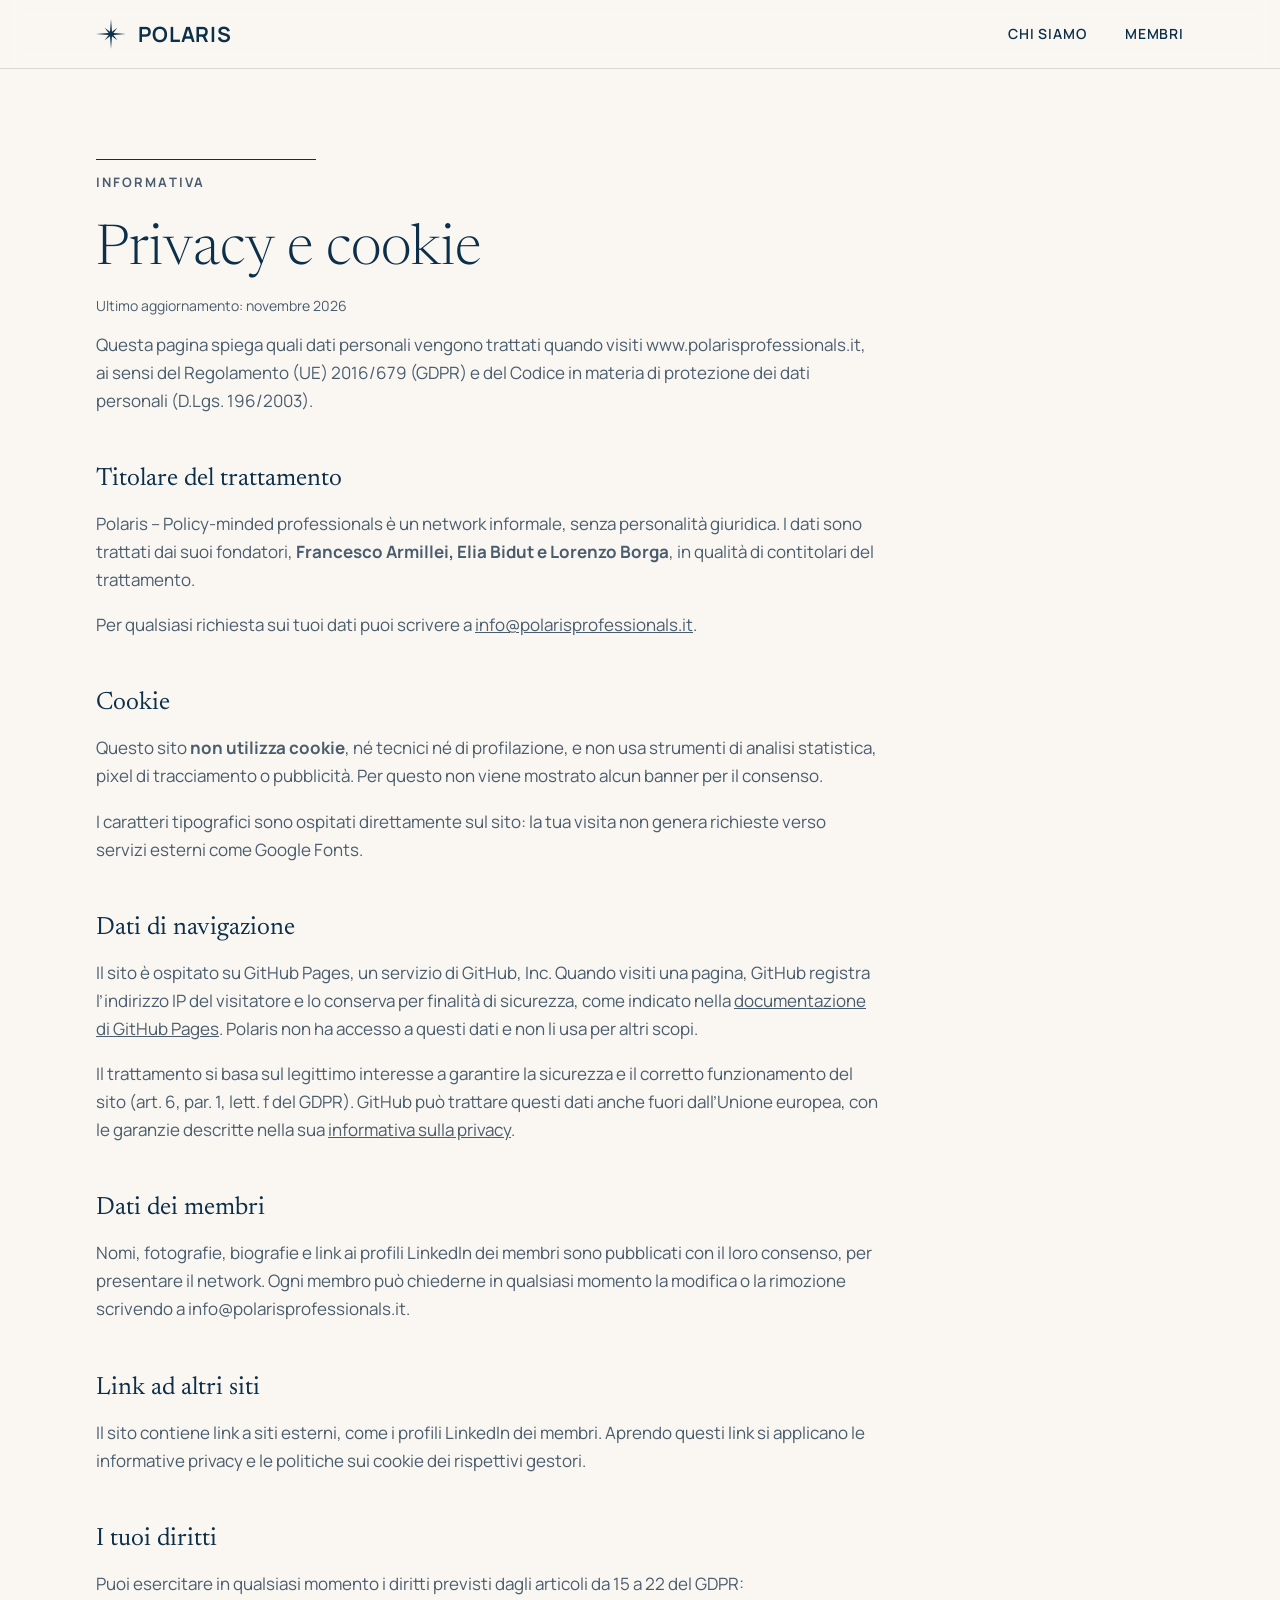
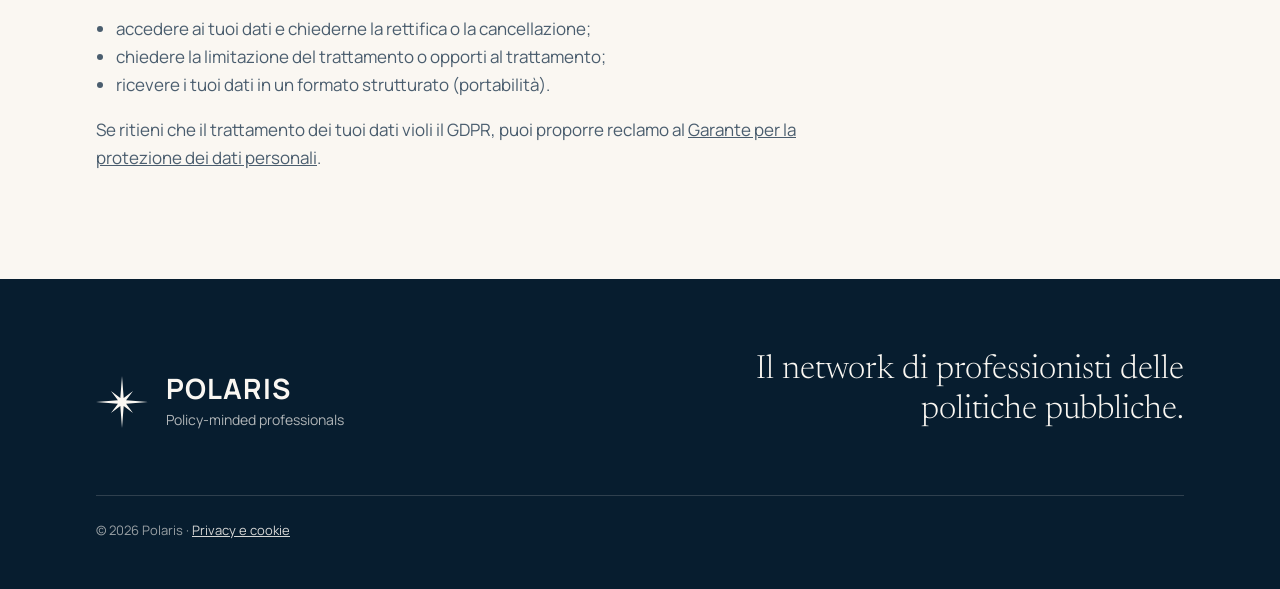
<file: privacy/index.html>
<!DOCTYPE html>
<html lang="it">
<head>
  <meta charset="utf-8">
  <meta name="viewport" content="width=device-width, initial-scale=1">
  <title>Privacy e cookie – Polaris</title>
  <meta name="description" content="Informativa sulla privacy e sui cookie del sito di Polaris – Policy-minded professionals.">
  <meta name="theme-color" content="#0C2F4A">
  <link rel="canonical" href="https://www.polarisprofessionals.it/privacy/">
  <link rel="icon" href="../favicon.svg" type="image/svg+xml">
  <link rel="stylesheet" href="../assets/css/style.css">
</head>
<body>
  <svg width="0" height="0" style="position:absolute" aria-hidden="true">
    <symbol id="stella" viewBox="0 0 100 100"><polygon points="50.00,0.00 53.25,42.15 71.21,28.79 57.85,46.75 100.00,50.00 57.85,53.25 71.21,71.21 53.25,57.85 50.00,100.00 46.75,57.85 28.79,71.21 42.15,53.25 0.00,50.00 42.15,46.75 28.79,28.79 46.75,42.15"/></symbol>
  </svg>

  <a class="salta" href="#contenuto">Vai al contenuto</a>

  <header class="testata">
    <div class="contenitore testata-riga">
      <a class="marchio" href="../" aria-label="Polaris, torna all’inizio">
        <svg class="marchio-stella" aria-hidden="true"><use href="#stella"/></svg>
        <span class="marchio-nome">POLARIS</span>
      </a>
      <nav class="menu" aria-label="Navigazione principale">
        <a href="../#chi-siamo">Chi siamo</a>
        <a href="../#membri">Membri</a>
      </nav>
    </div>
  </header>

  <main id="contenuto" class="sezione">
      <div class="contenitore">
        <article class="testo">
          <p class="etichetta" style="position:static;max-width:220px;margin-bottom:28px">Informativa</p>
          <h1>Privacy e cookie</h1>
          <p class="aggiornato">Ultimo aggiornamento: novembre 2026</p>

          <p>Questa pagina spiega quali dati personali vengono trattati quando visiti www.polarisprofessionals.it, ai sensi del Regolamento (UE) 2016/679 (GDPR) e del Codice in materia di protezione dei dati personali (D.Lgs. 196/2003).</p>

          <h2>Titolare del trattamento</h2>
          <p>Polaris – Policy-minded professionals è un network informale, senza personalità giuridica. I dati sono trattati dai suoi fondatori, <strong>Francesco Armillei, Elia Bidut e Lorenzo Borga</strong>, in qualità di contitolari del trattamento.</p>
          <p>Per qualsiasi richiesta sui tuoi dati puoi scrivere a <a href="mailto:info@polarisprofessionals.it">info@polarisprofessionals.it</a>.</p>

          <h2>Cookie</h2>
          <p>Questo sito <strong>non utilizza cookie</strong>, né tecnici né di profilazione, e non usa strumenti di analisi statistica, pixel di tracciamento o pubblicità. Per questo non viene mostrato alcun banner per il consenso.</p>
          <p>I caratteri tipografici sono ospitati direttamente sul sito: la tua visita non genera richieste verso servizi esterni come Google Fonts.</p>

          <h2>Dati di navigazione</h2>
          <p>Il sito è ospitato su GitHub Pages, un servizio di GitHub, Inc. Quando visiti una pagina, GitHub registra l’indirizzo IP del visitatore e lo conserva per finalità di sicurezza, come indicato nella <a href="https://docs.github.com/en/pages/getting-started-with-github-pages/what-is-github-pages#data-collection" target="_blank" rel="noopener">documentazione di GitHub Pages</a>. Polaris non ha accesso a questi dati e non li usa per altri scopi.</p>
          <p>Il trattamento si basa sul legittimo interesse a garantire la sicurezza e il corretto funzionamento del sito (art. 6, par. 1, lett. f del GDPR). GitHub può trattare questi dati anche fuori dall’Unione europea, con le garanzie descritte nella sua <a href="https://docs.github.com/en/site-policy/privacy-policies/github-general-privacy-statement" target="_blank" rel="noopener">informativa sulla privacy</a>.</p>

          <h2>Dati dei membri</h2>
          <p>Nomi, fotografie, biografie e link ai profili LinkedIn dei membri sono pubblicati con il loro consenso, per presentare il network. Ogni membro può chiederne in qualsiasi momento la modifica o la rimozione scrivendo a info@polarisprofessionals.it.</p>

          <h2>Link ad altri siti</h2>
          <p>Il sito contiene link a siti esterni, come i profili LinkedIn dei membri. Aprendo questi link si applicano le informative privacy e le politiche sui cookie dei rispettivi gestori.</p>

          <h2>I tuoi diritti</h2>
          <p>Puoi esercitare in qualsiasi momento i diritti previsti dagli articoli da 15 a 22 del GDPR:</p>
          <ul>
            <li>accedere ai tuoi dati e chiederne la rettifica o la cancellazione;</li>
            <li>chiedere la limitazione del trattamento o opporti al trattamento;</li>
            <li>ricevere i tuoi dati in un formato strutturato (portabilità).</li>
          </ul>
          <p>Se ritieni che il trattamento dei tuoi dati violi il GDPR, puoi proporre reclamo al <a href="https://www.garanteprivacy.it/" target="_blank" rel="noopener">Garante per la protezione dei dati personali</a>.</p>
        </article>
      </div>
  </main>


  <footer class="piede">
    <div class="contenitore piede-riga">
      <div class="piede-marchio">
        <svg aria-hidden="true"><use href="#stella"/></svg>
        <div>
          <p class="piede-nome">POLARIS</p>
          <p class="piede-tag">Policy-minded professionals</p>
        </div>
      </div>
      <p class="piede-frase">Il network di professionisti delle politiche pubbliche.</p>
      <p class="piede-note">© 2026 Polaris · <a href="./">Privacy e cookie</a></p>
    </div>
  </footer>
</body>
</html>
</file>
<file: assets/css/style.css>
/* ==========================================================================
   Polaris – Policy-minded professionals
   ========================================================================== */

/* Caratteri ospitati sul sito (nessuna richiesta a server esterni) */
@font-face { font-family: "Manrope"; src: url("../fonts/manrope.woff2") format("woff2"); font-weight: 200 800; font-style: normal; font-display: swap; }
@font-face { font-family: "Newsreader"; src: url("../fonts/newsreader.woff2") format("woff2"); font-weight: 200 800; font-style: normal; font-display: swap; }
@font-face { font-family: "Newsreader"; src: url("../fonts/newsreader-italic.woff2") format("woff2"); font-weight: 200 800; font-style: italic; font-display: swap; }

:root {
  /* Palette */
  --polare: #0C2F4A;        /* blu del logo: testo, marchio, sfondi principali */
  --notte: #071D2F;         /* blu notte: hero e piè di pagina */
  --avorio: #FAF7F2;        /* sfondo del logo: carta principale */
  --pergamena: #F1ECE3;     /* sfondo alternato delle sezioni */
  --bruma: #A9BED1;         /* azzurro freddo: linee, ritratti, dettagli */
  --ottone: #C29B57;        /* accento caldo: la luce della stella, usato con parsimonia */
  --ottone-chiaro: #E3C68E; /* accento su sfondi scuri */
  --inchiostro-2: #4A5D6E;  /* testo secondario */
  --filo: rgba(12, 47, 74, .14);

  /* Caratteri */
  --sans: "Manrope", system-ui, -apple-system, "Segoe UI", sans-serif;
  --serif: "Newsreader", Georgia, "Times New Roman", serif;

  --larghezza: 1200px;
  --margine: clamp(20px, 5vw, 56px);
}

*, *::before, *::after { box-sizing: border-box; }

html { scroll-behavior: smooth; scroll-padding-top: 80px; }

body {
  margin: 0;
  background: var(--avorio);
  color: var(--polare);
  font-family: var(--sans);
  font-size: 17px;
  line-height: 1.65;
  -webkit-font-smoothing: antialiased;
  text-rendering: optimizeLegibility;
}

img { max-width: 100%; display: block; }
a { color: inherit; }
h1, h2, h3 { margin: 0; }
p { margin: 0 0 1em; }
em { font-style: italic; }
svg use, symbol polygon { fill: currentColor; }

.contenitore { max-width: var(--larghezza); margin: 0 auto; padding: 0 var(--margine); }

.salta {
  position: absolute; left: -9999px; top: 8px;
  background: var(--polare); color: var(--avorio); padding: 8px 14px; z-index: 100;
}
.salta:focus { left: 8px; }

:focus-visible { outline: 2px solid var(--ottone); outline-offset: 3px; }

/* --------------------------------------------------------------------------
   Testata
   -------------------------------------------------------------------------- */
.testata {
  position: sticky; top: 0; z-index: 50;
  background: rgba(250, 247, 242, .88);
  backdrop-filter: saturate(140%) blur(10px);
  -webkit-backdrop-filter: saturate(140%) blur(10px);
  border-bottom: 1px solid var(--filo);
}
.testata-riga { display: flex; align-items: center; justify-content: space-between; height: 68px; }

.marchio { display: inline-flex; align-items: center; gap: 12px; text-decoration: none; color: var(--polare); }
.marchio-stella { width: 30px; height: 30px; }
.marchio-nome { font-weight: 700; font-size: 21px; letter-spacing: .04em; line-height: 1; }

.menu { display: flex; gap: clamp(18px, 3vw, 40px); }
.menu a {
  text-decoration: none; font-size: 14px; font-weight: 600; letter-spacing: .06em; text-transform: uppercase;
  padding: 6px 0; border-bottom: 1px solid transparent; transition: border-color .2s;
}
.menu a:hover { border-bottom-color: var(--polare); }

/* --------------------------------------------------------------------------
   Hero: cielo notturno con la costellazione dei membri
   -------------------------------------------------------------------------- */
.hero {
  position: relative; overflow: hidden;
  background:
    radial-gradient(120% 90% at 85% 10%, #123A5A 0%, rgba(18, 58, 90, 0) 60%),
    var(--notte);
  color: var(--avorio);
  min-height: min(88vh, 820px);
  display: flex; align-items: flex-end;
  padding: 120px 0 clamp(64px, 10vh, 112px);
}
.cielo {
  position: absolute; right: max(-80px, calc((100vw - var(--larghezza)) / 2 - 110px)); top: 6%;
  width: min(46vw, 600px); height: auto;
  pointer-events: none;
}
.cielo-polare { color: var(--avorio); filter: drop-shadow(0 0 18px rgba(227, 198, 142, .55)); }
.cielo-sfondo circle { animation: scintilla 6s ease-in-out infinite; }
.cielo-sfondo circle:nth-child(3n) { animation-delay: -2s; }
.cielo-sfondo circle:nth-child(5n) { animation-delay: -4s; animation-duration: 8s; }
@keyframes scintilla { 50% { opacity: .08; } }

.hero-testo { position: relative; width: 100%; }
.occhiello {
  font-size: 13px; font-weight: 700; letter-spacing: .18em; text-transform: uppercase;
  color: var(--ottone-chiaro); margin-bottom: 28px;
  display: flex; align-items: center; gap: 14px;
}
.occhiello::before { content: ""; width: 36px; height: 1px; background: currentColor; }
.hero h1 {
  font-family: var(--serif); font-weight: 300;
  font-size: clamp(40px, 6vw, 80px); line-height: 1.04; letter-spacing: -.015em;
  max-width: 10em;
}
.hero h1 em { color: var(--ottone-chiaro); font-weight: 300; }
.hero-sotto { max-width: 36em; margin-top: 32px; font-size: clamp(17px, 1.6vw, 20px); color: rgba(250, 247, 242, .78); }
.freccia {
  display: inline-flex; gap: 10px; margin-top: 20px;
  font-size: 14px; font-weight: 700; letter-spacing: .08em; text-transform: uppercase;
  text-decoration: none; border-bottom: 1px solid rgba(250, 247, 242, .4); padding-bottom: 4px;
}
.freccia:hover { border-bottom-color: var(--ottone-chiaro); color: var(--ottone-chiaro); }

/* --------------------------------------------------------------------------
   Sezioni
   -------------------------------------------------------------------------- */
.sezione { padding: clamp(56px, 7vw, 96px) 0; }
.sezione + .sezione { padding-top: 0; }
.sezione-carta { background: var(--pergamena); }

.griglia-sezione { display: grid; grid-template-columns: 220px 1fr; gap: 40px; align-items: start; }

.etichetta {
  font-size: 13px; font-weight: 700; letter-spacing: .16em; text-transform: uppercase;
  padding-top: 12px; border-top: 1px solid var(--polare);
  position: sticky; top: 100px;
}
.etichetta span { font-family: var(--serif); font-style: italic; font-weight: 400; letter-spacing: 0; font-size: 16px; margin-right: 8px; color: var(--ottone); }

.lead {
  font-family: var(--serif); font-weight: 300;
  font-size: clamp(26px, 3vw, 38px); line-height: 1.25; letter-spacing: -.005em;
  margin-bottom: 48px;
}
.colonne { columns: 2 300px; column-gap: 48px; color: var(--inchiostro-2); }
.colonne p { break-inside: avoid; }

.titolo-sezione {
  font-family: var(--serif); font-weight: 300;
  font-size: clamp(32px, 4.4vw, 58px); line-height: 1.08; letter-spacing: -.01em;
  max-width: 15em;
}
.titolo-sezione em { color: var(--ottone); }
.intro { margin-top: 24px; max-width: 34em; color: var(--inchiostro-2); }

/* Pilastri */
.pilastri {
  list-style: none; padding: 0; margin: 64px 0 0;
  display: grid; grid-template-columns: repeat(3, 1fr);
  border-top: 1px solid var(--filo);
}
.pilastri li { padding: 32px 28px 8px 0; }
.pilastri li + li { padding-left: 28px; border-left: 1px solid var(--filo); }
.pilastri svg { width: 22px; height: 22px; color: var(--ottone); margin-bottom: 18px; }
.pilastri h3 { font-family: var(--serif); font-weight: 400; font-size: 26px; margin-bottom: 8px; }
.pilastri p { font-size: 15.5px; color: var(--inchiostro-2); }

/* Membri */
.membri {
  list-style: none; padding: 0; margin: 56px 0 0;
  display: grid; grid-template-columns: repeat(auto-fill, minmax(220px, 1fr));
  gap: 56px 36px;
}
.membro { display: flex; flex-direction: column; }
.ritratto {
  position: relative; width: 132px; height: 132px; border-radius: 50%; overflow: hidden;
  background: var(--bruma); margin-bottom: 22px;
  box-shadow: 0 0 0 1px var(--filo), 0 0 0 6px var(--avorio), 0 0 0 7px var(--filo);
}
/* Bicromia: le foto diventano monocrome e prendono il tono "bruma" del marchio */
.ritratto img {
  position: absolute; inset: 0; width: 100%; height: 100%; object-fit: cover;
  filter: grayscale(1) contrast(1.08) brightness(1.04);
  mix-blend-mode: multiply;
  transition: filter .4s, mix-blend-mode .4s;
}
.membro:hover .ritratto img { filter: none; mix-blend-mode: normal; }
.iniziali {
  position: absolute; inset: 0; display: grid; place-items: center;
  font-family: var(--serif); font-style: italic; font-size: 44px; color: var(--polare);
}
.ritratto:has(img) .iniziali { display: none; }
.membro-nome { font-family: var(--serif); font-weight: 400; font-size: 24px; line-height: 1.15; }
.membro-nome span { font-weight: 500; }
.membro-aff {
  font-size: 12px; font-weight: 700; letter-spacing: .12em; text-transform: uppercase;
  color: var(--ottone); margin: 8px 0 12px;
}
.membro-bio { font-size: 14.5px; line-height: 1.6; color: var(--inchiostro-2); margin: 0; }

/* --------------------------------------------------------------------------
   Piè di pagina
   -------------------------------------------------------------------------- */
.piede { background: var(--notte); color: var(--avorio); padding: 72px 0 48px; }
.piede-riga { display: grid; grid-template-columns: 1fr 1.4fr; gap: 32px 48px; align-items: end; }
.piede-marchio { display: flex; align-items: center; gap: 18px; }
.piede-marchio svg { width: 52px; height: 52px; color: var(--avorio); }
.piede-nome { font-weight: 700; font-size: 28px; letter-spacing: .04em; margin: 0; line-height: 1; }
.piede-tag { font-size: 14px; margin: 6px 0 0; color: rgba(250, 247, 242, .7); }
.piede-frase { font-family: var(--serif); font-weight: 300; font-size: clamp(24px, 2.6vw, 34px); line-height: 1.2; margin: 0; justify-self: end; text-align: right; max-width: 15em; }
.piede-note {
  grid-column: 1 / -1; margin: 32px 0 0; padding-top: 24px;
  border-top: 1px solid rgba(250, 247, 242, .16);
  font-size: 13px; color: rgba(250, 247, 242, .6);
}
.piede-note a { color: rgba(250, 247, 242, .85); }

/* --------------------------------------------------------------------------
   Responsive
   -------------------------------------------------------------------------- */
@media (max-width: 960px) {
  .griglia-sezione { grid-template-columns: 1fr; gap: 28px; }
  .etichetta { position: static; max-width: 220px; }
  .cielo { opacity: .55; width: 80vw; right: -14vw; top: 4%; }
  .hero h1 { max-width: 11em; }
}
@media (max-width: 680px) {
  body { font-size: 16px; }
  .menu { gap: 16px; }
  .menu a { font-size: 12px; letter-spacing: .04em; }
  .marchio-nome { font-size: 18px; }
  .marchio-stella { width: 24px; height: 24px; }
  .pilastri { grid-template-columns: 1fr; }
  .pilastri li, .pilastri li + li { padding: 24px 0 4px; border-left: 0; }
  .pilastri li + li { border-top: 1px solid var(--filo); }
  .membri { grid-template-columns: 1fr; gap: 44px; }
  .piede-riga { grid-template-columns: 1fr; }
  .piede-frase { justify-self: start; text-align: left; }
  .cielo { width: 120vw; right: -40vw; top: 2%; opacity: .45; }
}

@media (prefers-reduced-motion: reduce) {
  html { scroll-behavior: auto; }
  .cielo-sfondo circle { animation: none; }
}

/* Link LinkedIn nelle schede membro */
.membro-link {
  display: inline-flex; align-items: center; gap: 8px; margin-top: 14px; align-self: flex-start;
  font-size: 12px; font-weight: 700; letter-spacing: .1em; text-transform: uppercase;
  text-decoration: none; color: var(--polare);
  border-bottom: 1px solid var(--filo); padding-bottom: 3px; transition: border-color .2s, color .2s;
}
.membro-link svg { width: 14px; height: 14px; fill: currentColor; }
.membro-link:hover { color: var(--ottone); border-bottom-color: var(--ottone); }

/* Adesione solo su invito */
.invito {
  margin-top: 48px; padding: 22px 26px;
  display: flex; gap: 18px; align-items: flex-start;
  border: 1px solid var(--filo); border-left: 3px solid var(--ottone); background: #fff;
}
.invito svg { flex: none; width: 20px; height: 20px; margin-top: 3px; color: var(--ottone); }
.invito p { margin: 0; color: var(--inchiostro-2); }
.invito strong { color: var(--polare); font-family: var(--serif); font-weight: 500; font-size: 19px; margin-right: 4px; }

/* Ruolo nel network (fondatore, cofondatore) */
.membro-ruolo {
  align-self: flex-start; margin: 0 0 10px;
  font-size: 11px; font-weight: 700; letter-spacing: .14em; text-transform: uppercase;
  color: var(--polare); border: 1px solid var(--ottone); padding: 3px 10px 2px;
}

/* Pagine di testo (privacy) */
.testo { max-width: 46em; }
.testo h1 { font-family: var(--serif); font-weight: 300; font-size: clamp(36px, 5vw, 56px); line-height: 1.08; margin-bottom: 12px; }
.testo h2 { font-family: var(--serif); font-weight: 400; font-size: 25px; margin: 44px 0 10px; }
.testo p, .testo li { color: var(--inchiostro-2); }
.testo ul { padding-left: 20px; }
.testo .aggiornato { font-size: 14px; color: var(--inchiostro-2); }
</file>
